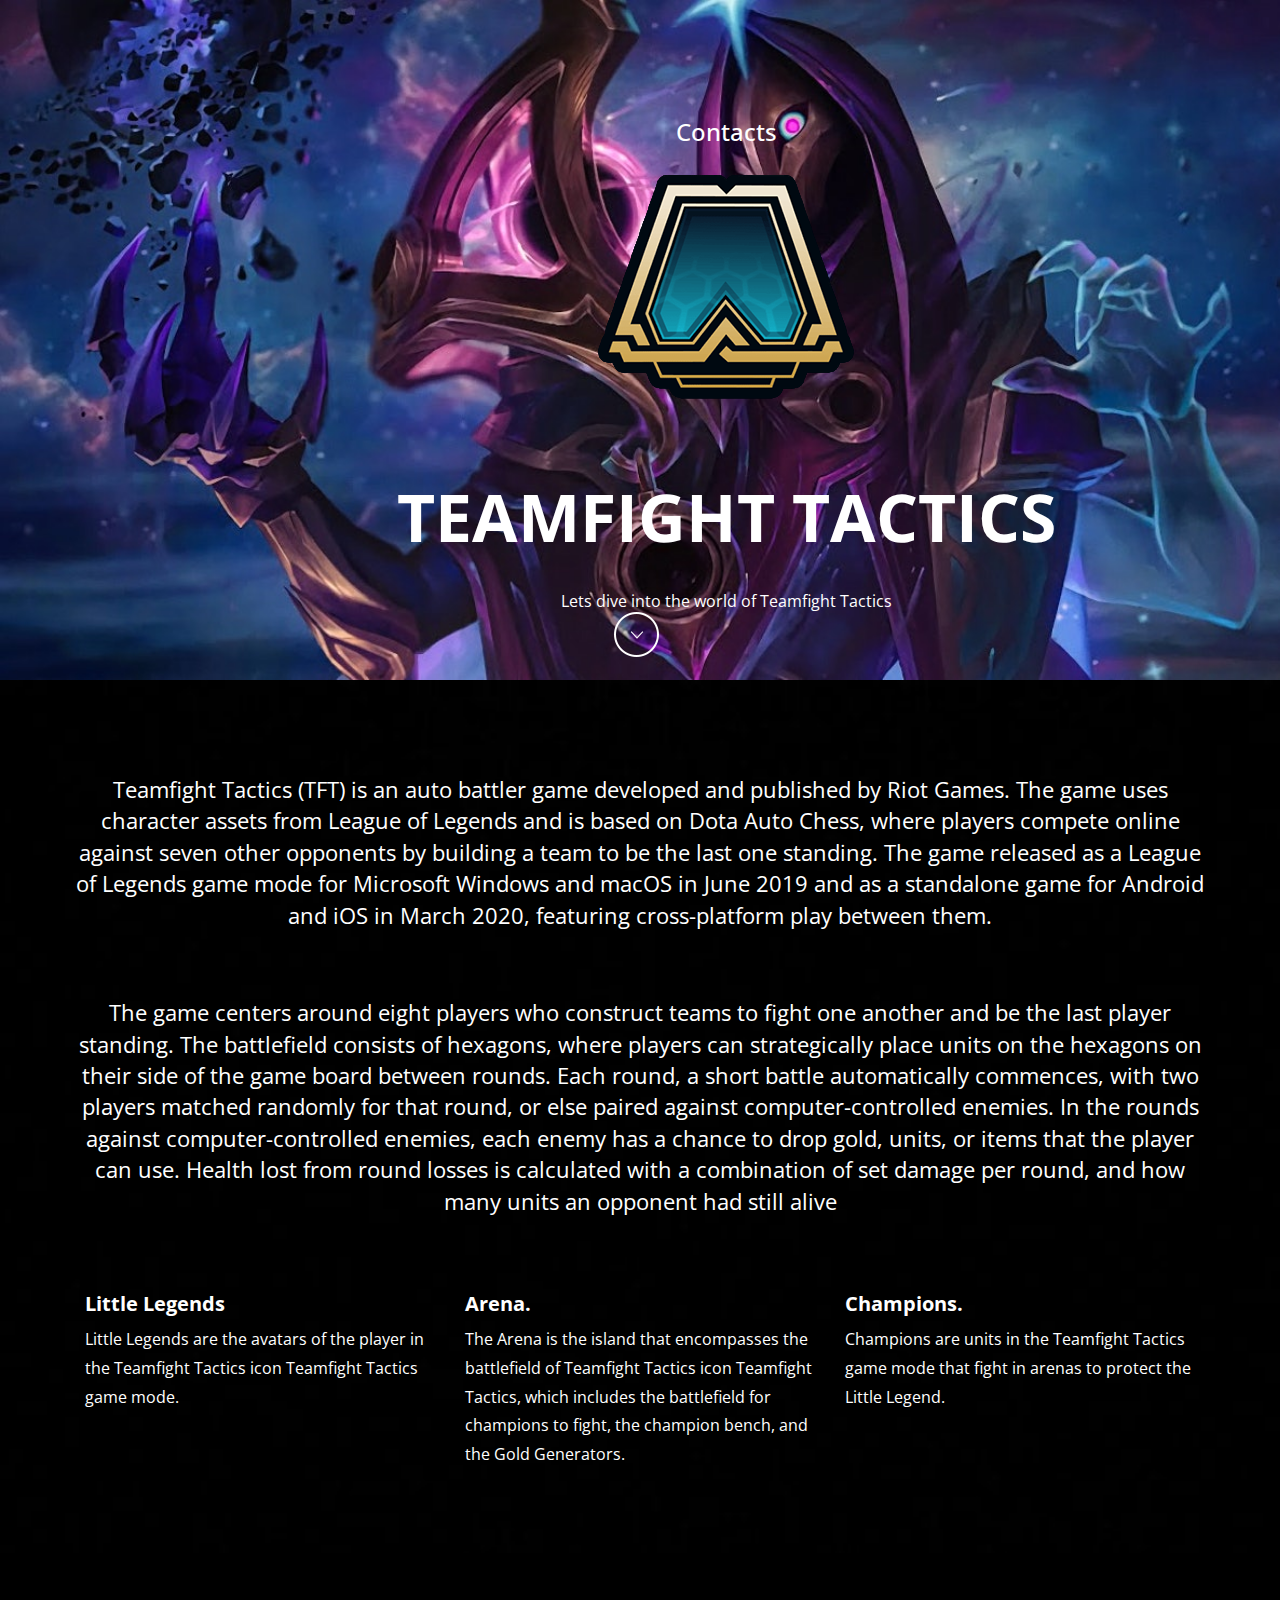
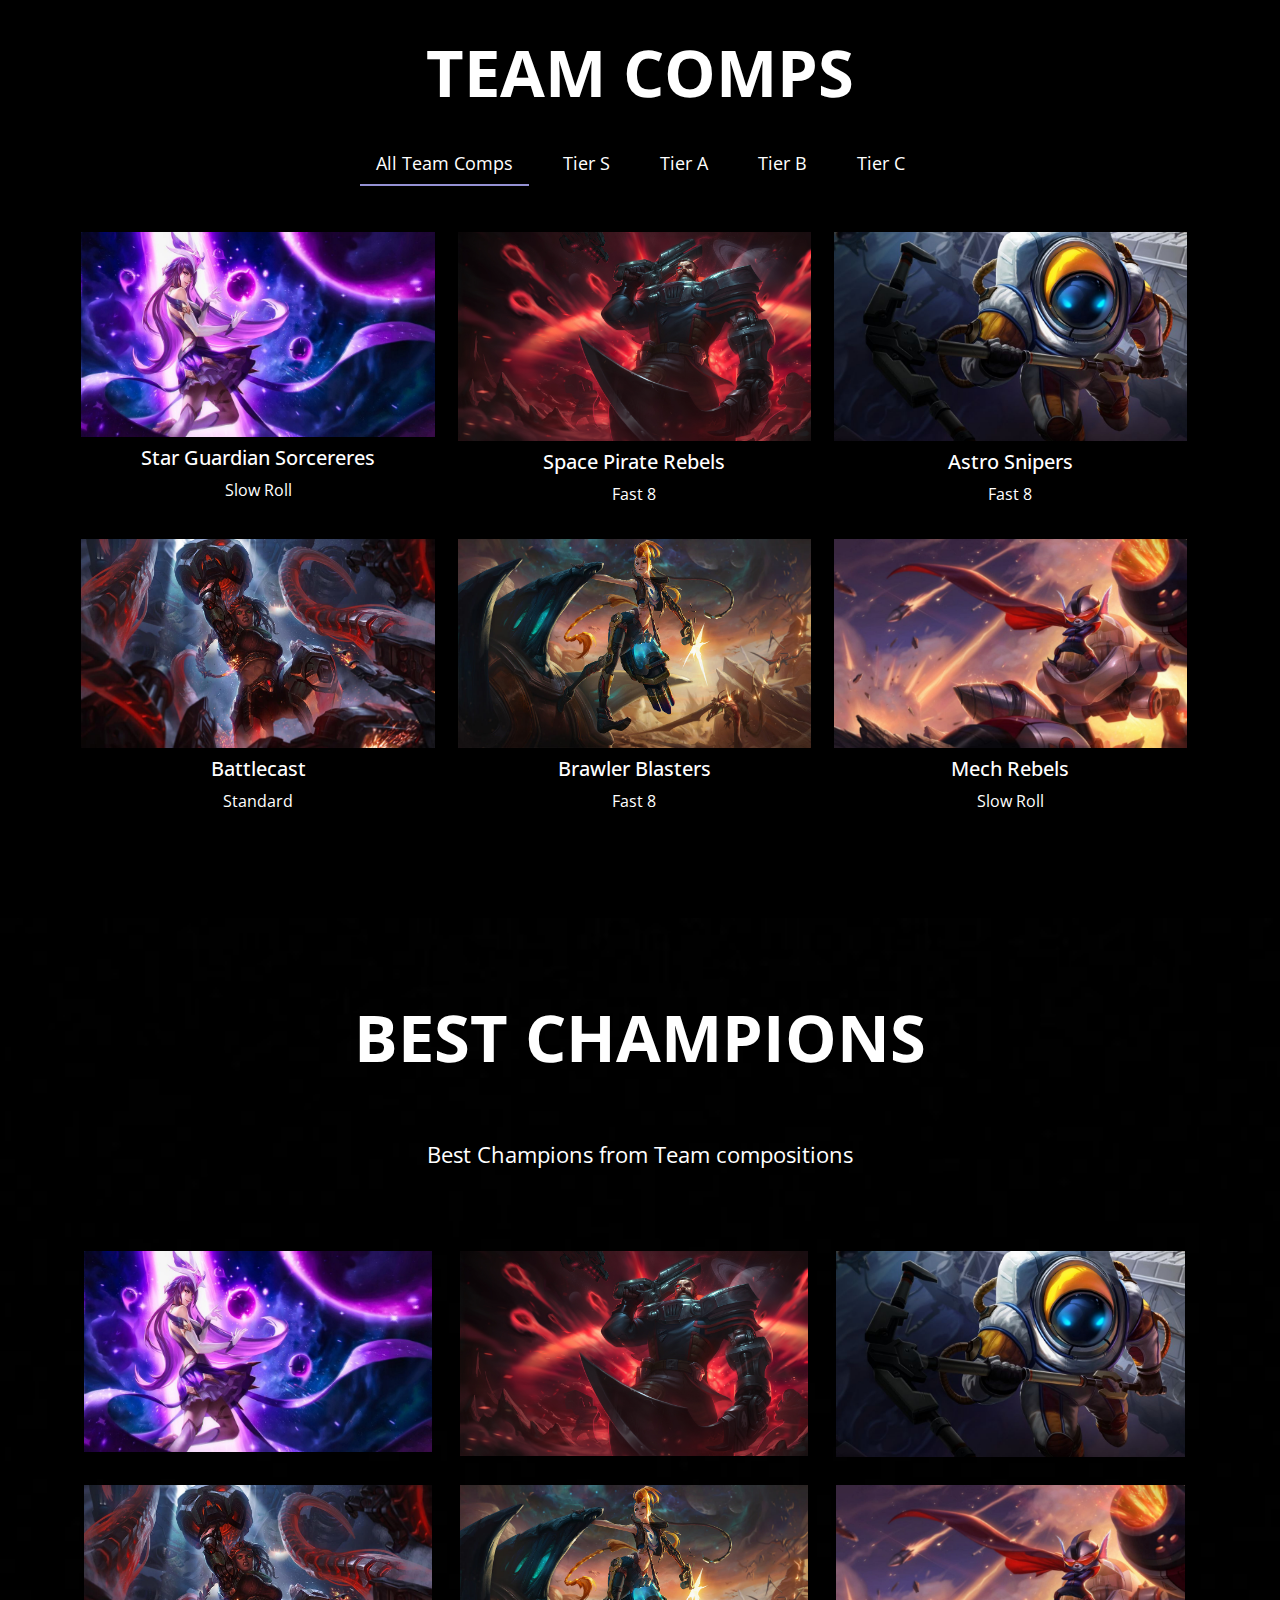
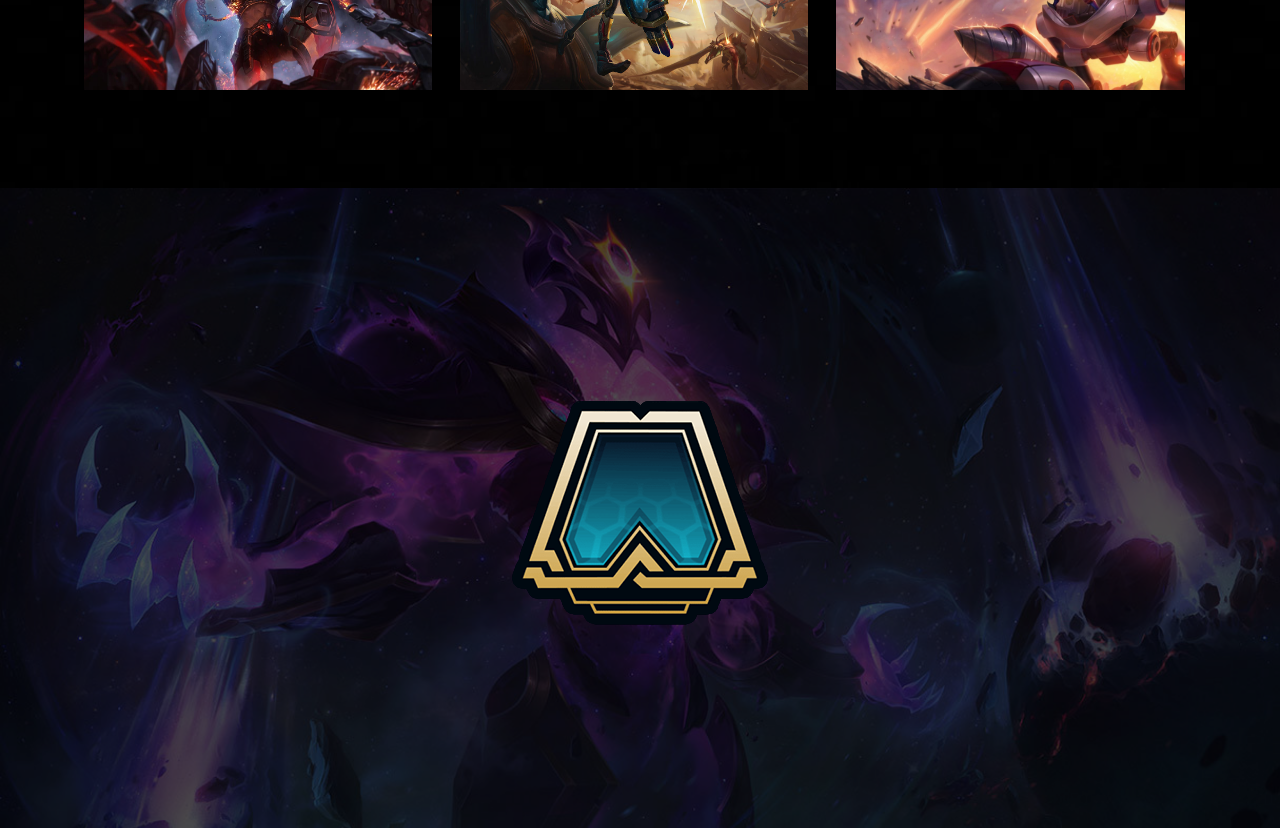
<file: OWS Srtranica/index.html>
<!DOCTYPE html>
<html>
	<head>
		<title>OWS Projekt</title>
		<link href="css/style.css" rel="stylesheet" type="text/css" media="all" />
		<link href="css/bootstrap.css" rel="stylesheet" type="text/css" media="all">
		<link href='http://fonts.googleapis.com/css?family=Open+Sans:300italic,400italic,600italic,700italic,800italic,300,700,800,400,600' rel='stylesheet' type='text/css'>
		<script src="js/jquery.min.js"></script>
		<meta name="viewport" content="width=device-width, initial-scale=1, maximum-scale=1">
		<script type="application/x-javascript"> addEventListener("load", function() { setTimeout(hideURLbar, 0); }, false); function hideURLbar(){ window.scrollTo(0,1); } </script>
		<script type="text/javascript" src="js/move-top.js"></script>
		<script type="text/javascript" src="js/easing.js"></script>
		<script type="text/javascript">
			jQuery(document).ready(function($) {
				$(".scroll").click(function(event){		
					event.preventDefault();
					$('html,body').animate({scrollTop:$(this.hash).offset().top},1000);
				});
			});
		</script>
	</head>
	<body>
		<div class="header">
			<div class="header-info">
			<a href="kontakti.html"><h3>Contacts</h3></a>
				<a href="#"><img src="images/tft.png" alt="" /></a>
				<h1>Teamfight Tactics</h1>
				<p>Lets dive into the world of Teamfight Tactics</p>
			</div>
			<div class="d-arrow">
				<a href="#comps"></a>
			</div>
		</div>
		<div class="header-bottom">
			<div class="container wrap">
				<p>Teamfight Tactics (TFT) is an auto battler game developed and published by Riot Games. 
				The game uses character assets from League of Legends and is based on Dota Auto Chess, where players compete online against seven other opponents by building a team to be the last one standing. 
				The game released as a League of Legends game mode for Microsoft Windows and macOS in June 2019 and as a standalone game for Android and iOS in March 2020, featuring cross-platform play between them.
				</p> 
				<p>
				The game centers around eight players who construct teams to fight one another and be the last player standing.
				The battlefield consists of hexagons, where players can strategically place units on the hexagons on their side of the game board between rounds. Each round, a short battle automatically commences, with two players matched randomly for that round, or else paired against computer-controlled enemies. 
				In the rounds against computer-controlled enemies, each enemy has a chance to drop gold, units, or items that the player can use. Health lost from round losses is calculated with a combination of set damage per round, and how many units an opponent had still alive
				</p>
				<h3></h3>
				<div class="col-md-4 opcenito">
					<h4>Little Legends</h4>
					<p>Little Legends are the avatars of the player in the Teamfight Tactics icon Teamfight Tactics game mode.</p>
				</div>
				<div class="col-md-4 opcenito">
					<h4>Arena.</h4>
					<p>The Arena is the island that encompasses the battlefield of Teamfight Tactics icon Teamfight Tactics, which includes the battlefield for champions to fight, the champion bench, and the Gold Generators.</p>
				</div>
				<div class="col-md-4 opcenito">
					<h4>Champions.</h4>
					<p>Champions are units in the Teamfight Tactics game mode that fight in arenas to protect the Little Legend.</p>
				</div>
				<div class="clearfix"> </div>
			</div>
		</div>
		<div class="comps">
			<div class="container">
				<h3>Team Comps</h3>	
				<ul id="filters" class="clearfix wow bounceIn" data-wow-delay="0.4s">
					<li><span class="filter active" data-filter="app card icon logo web">All Team Comps</span></li>
					<li><span class="filter" data-filter="app">Tier S</span></li>
					<li><span class="filter" data-filter="card">Tier A</span></li>
					<li><span class="filter" data-filter="icon">Tier B</span></li>
					<li><span class="filter" data-filter="logo">Tier C</span></li>
				</ul>
				<div id="portfoliolist">
					<div class="portfolio app mix_all" data-cat="app" style="display: inline-block; opacity: 1;">
						<div class="portfolio-wrapper">		
							<a href="#" class="b-link-stripe b-animate-go">
						     <img src="images/2.jpg" />
							 <div class="b-wrapper">
							 <p class="b-animate b-from-left    b-delay03 ">3-star units at level 7 by rolling your exces gold every round.</p>
						  	</div></a>
							<div class="comps-text"><h4>Star Guardian Sorcereres</h4><p>Slow Roll</p></div>
		                </div>
					</div>				
					<div class="portfolio logo mix_all" data-cat="logo" style="display: inline-block; opacity: 1;">
						<div class="portfolio-wrapper">		
							<a href="#" class="b-link-stripe b-animate-go">
						     <img src="images/3.jpg" /><div class="b-wrapper">
							 <p class="b-animate b-from-left    b-delay03 ">Level 8 by round 4-3 to grab 4/5-cost units before everyone else.</p>
						  	</div></a>
							<div class="comps-text"><h4>Space Pirate Rebels</h4><p>Fast 8</p></div>
		                </div>
					</div>		
					<div class="portfolio card mix_all" data-cat="card" style="display: inline-block; opacity: 1;">
						<div class="portfolio-wrapper">		
							<a href="#" class="b-link-stripe b-animate-go">
						     <img src="images/4.jpg" /><div class="b-wrapper">
							 <p class="b-animate b-from-left b-delay03" id="para">Level 8 by round 4-3 to grab 4/5-cost units before everyone else.</p>
						  	</div></a>
							<div class="comps-text"><h4>Astro Snipers</h4><p>Fast 8</p></div>
		                </div>
					</div>				
					<div class="portfolio card mix_all" data-cat="card" style="display: inline-block; opacity: 1;">
						<div class="portfolio-wrapper">		
							<a href="#" class="b-link-stripe b-animate-go">
						     <img src="images/8.jpg" /><div class="b-wrapper">
							 <p class="b-animate b-from-left    b-delay03 ">Flexible strategy focused around a healthy economy while still keeping up in levels.</p>
						  	</div></a>
							<div class="comps-text"><h4>Battlecast</h4><p>Standard</p></div>
		                </div>
					</div>	
					<div class="portfolio icon mix_all" data-cat="icon" style="display: inline-block; opacity: 1;">
						<div class="portfolio-wrapper">		
							<a href="#" class="b-link-stripe b-animate-go">
						     <img src="images/7.jpg" /><div class="b-wrapper">
							 <p class="b-animate b-from-left    b-delay03 ">Level 8 by round 4-3 to grab 4/5-cost units before everyone else.</p>
						  	</div></a>
							<div class="comps-text"><h4>Brawler Blasters</h4><p>Fast 8</p></div>
		                </div>
					</div>			
					<div class="portfolio icon mix_all" data-cat="icon" style="display: inline-block; opacity: 1;">
						<div class="portfolio-wrapper">		
							<a href="#" class="b-link-stripe b-animate-go">
						     <img src="images/9.jpg" /><div class="b-wrapper">
							 <p class="b-animate b-from-left    b-delay03 ">3-star units at level 6 by rolling your exces gold every round.</p>
						  	</div></a>
							<div class="comps-text"><h4>Mech Rebels</h4><p>Slow Roll</p></div>
		                </div>
					</div>
					<div class="clearfix"> </div>	
				</div>
	</script>
	
				<script type="text/javascript" src="js/jquery.mixitup.min.js"></script>
					<script type="text/javascript">
					$(function () {
						
						var filterList = {
						
							init: function () {
							
								$('#portfoliolist').mixitup({
									targetSelector: '.portfolio',
									filterSelector: '.filter',
									effects: ['fade'],
									easing: 'snap',
									onMixEnd: filterList.hoverEffect()
								});				
							
							},
							
							hoverEffect: function () {
							
								$('#portfoliolist .portfolio').hover(
									function () {
										$(this).find('.label').stop().animate({bottom: 0}, 200, 'easeOutQuad');
										$(this).find('img').stop().animate({top: -30}, 500, 'easeOutQuad');				
									},
									function () {
										$(this).find('.label').stop().animate({bottom: -40}, 200, 'easeInQuad');
										$(this).find('img').stop().animate({top: 0}, 300, 'easeOutQuad');								
									}		
								);				
							
							}
				
						};
						
						filterList.init();
						
						
					});	
					</script>
					<script type="text/javascript" src="js/modernizr.custom.min.js"></script>    
					<link href="css/popuo-box.css" rel="stylesheet" type="text/css" media="all" />
					<script src="js/jquery.magnific-popup.js" type="text/javascript"></script>
					<div id="small-dialog" class="mfp-hide">
						<div class="image-top">
							<img src="images/2.jpg" alt="" />
							<p>Syndra pulls in all orbs on the battlefield and creates 3 new ones, then fires them all at the enemy with the highest health, dealing magic damage per orb.</p>
						</div>
					</div>
					<div id="small-dialog2" class="mfp-hide">
						<div class="image-top">
							<img src="images/3.jpg" alt="" />
							<p>Gangplank calls down a large orbital strike around his target, dealing magic damage to all enemies in that area for 2 seconds.</p>
						</div>
					</div>
					<div id="small-dialog3" class="mfp-hide">
						<div class="image-top">
							<img src="images/4.jpg" alt="" />
							<p>Nautilus erupts the ground beneath his target, knocking them up and stunning them, and dealing magic damage. Enemies adjacent to the target receive half of this effect.</p>
						</div>
					</div>
					<div id="small-dialog4" class="mfp-hide">
						<div class="image-top">
							<img src="images/8.jpg" alt="" />
							<p>Illaoi slams a tentacle in a line in front of her, dealing damage and stealing Armor and Magic Resist from each target hit for 6 seconds.</p>
						</div>
					</div>
					<div id="small-dialog5" class="mfp-hide">
						<div class="image-top">
							<img src="images/7.jpg" alt="" />
							<p>Jinx gets excited as she helps take down enemies. After her first takedown, Jinx gains bonus attack speed. After her second takedown, Jinx swaps to her rocket launcher, causing her Basic Attacks to deal bonus magic damage to all enemies in a small area around her target.</p>
						</div>
					</div>
					<div id="small-dialog6" class="mfp-hide">
						<div class="image-top">
							<img src="images/9.jpg" alt="" />
							<p>Rumble torches his enemies, dealing magic damage in a cone over 3 seconds, and reducing healing on them by 50% for 5 seconds.</p>
						</div>
					</div>
			</div>
			<script>
						$(document).ready(function() {
						$('.popup-with-zoom-anim').magnificPopup({
							type: 'inline',
							fixedContentPos: false,
							fixedBgPos: true,
							overflowY: 'auto',
							closeBtnInside: true,
							preloader: false,
							midClick: true,
							removalDelay: 300,
							mainClass: 'my-mfp-zoom-in'
						});
																						
						});
				</script>	
			</div>
		</div>
		<div class="champs">
			<div class="container">
				<h3>Best Champions</h3>
				<p>Best Champions from Team compositions</p>
				<div class="champs-images">	
					<a href="#small-dialog" class="b-link-stripe b-animate-go  thickbox play-icon popup-with-zoom-anim">
						<img src="images/2.jpg" />
						<div class="caption">
							<span> </span>
						</div>
					</a>
				</div>
				<div class="champs-images">
					<a href="#small-dialog2" class="b-link-stripe b-animate-go  thickbox play-icon popup-with-zoom-anim">
						<img src="images/3.jpg" />
						<div class="caption">
							<span> </span>
						</div>
					</a>
				</div>
				<div class="champs-images">
					<a href="#small-dialog3" class="b-link-stripe b-animate-go  thickbox play-icon popup-with-zoom-anim">
						<img src="images/4.jpg" />
						<div class="caption">
							<span> </span>
						</div>
					</a>
				</div>
				<div class="champs-images">
					<a href="#small-dialog4" class="b-link-stripe b-animate-go  thickbox play-icon popup-with-zoom-anim">
						<img src="images/8.jpg" />
						<div class="caption">
							<span> </span>
						</div>
					</a>
				</div>
				<div class="champs-images">
					<a href="#small-dialog5" class="b-link-stripe b-animate-go  thickbox play-icon popup-with-zoom-anim">
						<img src="images/7.jpg" />
						<div class="caption">
							<span> </span>
						</div>
					</a>
				</div>
				<div class="champs-images">
					<a href="#small-dialog6" class="b-link-stripe b-animate-go  thickbox play-icon popup-with-zoom-anim">
						<img src="images/9.jpg" />
						<div class="caption">
							<span> </span>
						</div>
					</a>
				</div>
			</div>
		</div>
		<div id="kraj" class="kraj">
			<div class="kraj-bg">
				<div class="kraj-lg">
					<img src="images/tft.png" alt="" />
				</div>
			</div>
		</div>
		<script type="text/javascript">
									$(document).ready(function() {
										$().UItoTop({ easingType: 'easeOutQuart' });
										
									});
								</script>
									<a href="#" id="toTop" style="display: block;"> <span id="toTopHover" style="opacity: 1;"> </span></a>

	</body>
</html>
</file>
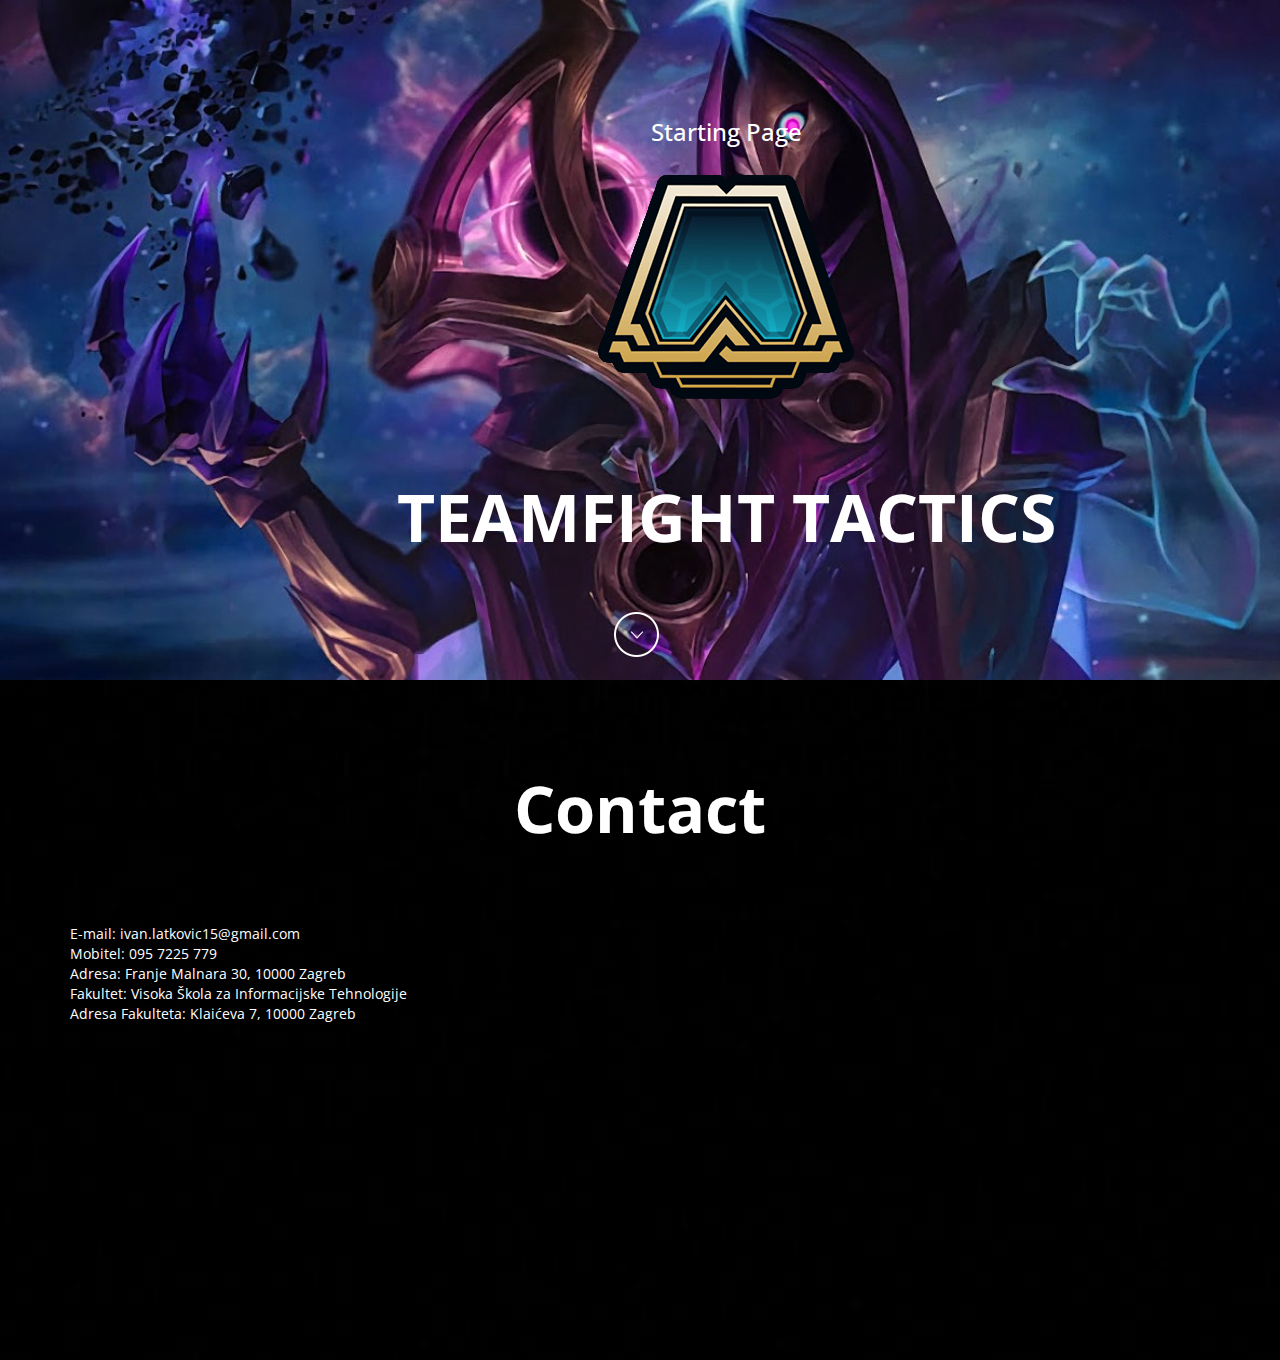
<file: OWS Srtranica/kontakti.html>
<!DOCTYPE html>
<html>
	<head>
		<title>OWS Projekt</title>
		<link href="css/style1.css" rel="stylesheet" type="text/css" media="all" />
		<link href="css/bootstrap.css" rel="stylesheet" type="text/css" media="all">
		<link href='http://fonts.googleapis.com/css?family=Open+Sans:300italic,400italic,600italic,700italic,800italic,300,700,800,400,600' rel='stylesheet' type='text/css'>
	</head>
	<body>
		<div class="header">
		<div class="header">
			<div class="header-info">
				<a href="index.html"><h3>Starting Page</h3></a>
				<a href="#"><img src="images/tft.png" alt="" /></a>
				<h1>Teamfight Tactics</h1>
				<p><b></b></p>
			</div>
			<div class="d-arrow">
				<a class="scroll" href="#comps"></a>
			</div>
		</div>

		<div class="header-bottom">
			<div class="container">
				<h3>Contact</h3>	
				<div id="portfoliolist">
					<div class="portfolio app mix_all" data-cat="app" style="display: inline-block; opacity: 1;">
						<div class="contacts">		
							E-mail: ivan.latkovic15@gmail.com<br/>
							Mobitel: 095 7225 779<br/>
							Adresa: Franje Malnara 30, 10000 Zagreb<br/>
							Fakultet: Visoka Škola za Informacijske Tehnologije<br/>
							Adresa Fakulteta: Klaićeva 7, 10000 Zagreb<br/>
		                </div>
					</div>				
				</div>
			</div>
		</div>
	</body>
</html>
</file>
<file: OWS Srtranica/css/style.css>
html,body {
	font-family: 'Open Sans', sans-serif;
	background:#FFF;
	font-size:100%;
}

.header{
	background:url(../images/1.jpg) no-repeat 0px 0px;
	background-size: cover;
	min-height: 680px;
	position:relative;
}
.header-info{
	position: absolute;
	top: 14%;
	left: 31%;
	text-align: center;
}
.header-info h3{
	color: #FFF;
	margin: 1em 0 .5em 0;
}
.header-info h1{
	font-size: 66px;
	font-weight: 700;
	color: #FFF;
	margin: 1em 0 .5em 0;
	text-transform: uppercase;
}
.header-info p{
	font-size: 16px;
	color: #FFF;
	width: 75%;
	margin: 0 auto;
	line-height: 2em;
}
.d-arrow a{
	position: absolute;
	background:url(../images/d-arrow.png) no-repeat 0px 0px;
	width:45px;
	height:45px;
	display:block;
	top: 90%;
	left: 48%;
	
}
.d-arrow a:hover{
	background:url(../images/d-arrowhr.png) no-repeat 0px 0px;
	transition: 0.5s;
	-webkit-transition: 0.5s;
	-moz-transition: 0.5s;
	-o-transition: 0.5s;
	-ms-transition: 0.5s;
}
.header-bottom{
	background:url(../images/bg.jpg) no-repeat 0px 0px;
	background-size: cover;
	min-height: 680px;
	padding: 2em 0 6em 0;
}
.header-bottom p{
	color:#FFF;
	text-align: center;
	margin: 3em auto;
	font-size: 22px;
}
.header-bottom h3{
	color: #FFF;
	margin: 1em auto;
	text-align: center;
	text-transform: uppercase;
	font-weight: 700;
	font-size: 65px
}
.opcenito h4{
	color:#FFF;
	font-size:20px;
	font-weight: 700;
}
.opcenito p{
	color: #FFF;
	font-size: 16px;
	margin: 0;
	text-align: left;
	line-height: 1.8em;
}

.comps{
	background:#000000;
	padding: 6em 0;
}
.comps h3{
	color: #FFFFFF;
	font-weight: 700;
	font-size: 65px;
	text-transform: uppercase;
	text-align:center;
	margin:0;
}

.b-link-stripe{
	position:relative;
	display:inline-block;
	vertical-align:top;
	font-family: 'Open Sans', sans-serif;
	font-weight: 300;
	overflow:hidden;
}
.b-link-stripe .b-wrapper{
	position: absolute;
	width: 100%;
	height: 100%;
	top: 78%;
	left: 0;
	text-align: left;
	padding: 0;
	color: #ffffff;
	overflow: hidden;
}

.b-animate-go{
	text-decoration:none;
}
.b-animate{
	transition: all 0.5s;
	-moz-transition: all 0.5s;
	-ms-transition: all 0.5s;
	-o-transition: all 0.5s;
	-webkit-transition: all 0.5s;
	visibility: hidden;
	font-size:1.1em;
	font-weight:700;
}
.b-animate img{
	margin-top:33%;
	display: -webkit-inline-box;
}

.b-animate-go:hover .b-animate{
	visibility:visible;
}
.b-from-left{
	position:relative;
	left:-100%;
}
.b-animate-go:hover .b-from-left{
	left:0;
}
span.m_4{
	font-size:14px;
	font-weight:400;
}
p.m_5 {
	margin: 2% auto 5%;
	width: 70%;
	color: #283A47;
	font-size: 1.1em;
	font-weight: 600;
	line-height: 1.5em;
	text-align: center;
}
ul#filters {
	padding: 0px;
}
#filters {
	margin: 3% 0;
	padding: 0;
	list-style: none;
	text-align: center;
}
	#filters li {
	margin: 0 .5em;
	display:inline-block;
		display: -webkit-inline-box;
		display: -moz-inline-box;
		display: -o-inline-box;
		display: -ms-inline-box;
	}
	#filters li span.active {
	display: block;
	padding: 8px 16px;
	text-decoration: none;
	color: #FFFFFF;
	cursor: pointer;
	font-size: 18px;
	border-bottom: solid 2px #9592D4;
}
	#filters li span {
	display: block;
	padding: 8px 16px;
	text-decoration: none;
	color: #FFF;
	cursor: pointer;
	font-size: 18px;
}
	#filters li span:hover {
	color:#9592D4;
	transition: 0.5s;
	-webkit-transition: 0.5s;
	-moz-transition: 0.5s;
	-o-transition: 0.5s;
	-ms-transition: 0.5s;
	}
 	#portfoliolist .portfolio {
		-webkit-box-sizing: border-box;
		-moz-box-sizing: border-box;
		-o-box-sizing: border-box;
		width: 31%;
		display: none;
		float: left;
		overflow: hidden;
		margin: 1%;
	}
	div#portfoliolist {
		padding: 0px 0px;
}	
	.portfolio-wrapper {
		overflow:hidden;
		position: relative !important;
		cursor:pointer;
	}
	.portfolio img {
		max-width:100%;
		transition: all 300ms!important;
		-webkit-transition: all 300ms!important;
		-moz-transition: all 300ms!important;
	}
	.portfolio .label {
		position: absolute;
		width: 100%;
		height:40px;
		bottom:-40px;
	}
	.portfolio .label-bg {
			background: #22B4B8;
			width: 100%;
			height:100%;
			position: absolute;
			top:0;
			left:0;
		}
		.portfolio .label-text {
			color:#fff;
			position: relative;
			z-index:500;
			padding:5px 8px;
		}
			
			.portfolio .text-category {
				display:block;
				font-size:9px;
				font-size: 10px;
				text-transform:uppercase;
			}

.container:after { content: "\0020"; display: block; height: 0; clear: both; visibility: hidden; }
.clearfix:before,
.clearfix:after,
.row:before,
.row:after {
  content: '\0020';
  display: block;
  overflow: hidden;
  visibility: hidden;
  width: 0;
  height: 0; }
.row:after,
.clearfix:after {
  clear: both; }
.row,
.clearfix {
  zoom: 1; }

.clear {
  clear: both;
  display: block;
  overflow: hidden;
  visibility: hidden;
  width: 0;
  height: 0;
}

.contenthover{
	padding:1em;
}
.contenthover h3{
	color:#FFF;
}
.contenthover p{
	color:#FFF;
	font-size:0.875em;
	line-height:1.5em;
}


p.b-animate.b-from-left.b-delay03 
{
	font-family: 'Open Sans', sans-serif;
	font-weight: 400;
	font-size: 16px;
	color: #FFFFFF;
	font-style: italic;
	margin: 0;
	padding: 0.5em 0 0 .5em;
	background: rgba(149, 146, 212, 0.82);
	min-height: 80px;
}
h2.b-animate.b-from-left.b-delay03 {
font-family: 'Open Sans', sans-serif;
font-size: 28px;
}
.comps-text{
	text-align:center;
}
.comps-text h4{
	color:#FFF;
	font-size:20px;
	font-weight:500;
}
.comps-text p{
	color:#FFF;
	font-size:16px;
}
.button{
	text-align:center;
	margin-top: 5em;
}
.button a{
	color: #FFF;
	font-size: 16px;
	padding: 1em 3em;
	background: #9592D4;
	border-radius: 7px;
	-webkit-border-radius: 7px;
	-moz-border-radius: 7px;
	-o-border-radius: 7px;
	-ms-border-radius: 7px;
}
.button a:hover{
	color:#FFF;
	background:#726ED4;
	text-decoration:none;
	transition: 0.5s;
	-webkit-transition: 0.5s;
	-moz-transition: 0.5s;
	-o-transition: 0.5s;
	-ms-transition: 0.5s;
}

.champs{
	background:url(../images/bg.jpg) no-repeat 0px 0px;
	background-size: cover;
	padding: 6em 0;
}
.champs h3{
	color:#FFF;
	text-align: center;
	text-transform: uppercase;
	font-weight: 700;
	font-size: 65px;
	margin:0;
}
.champs p{
	color: #FFF;
	text-align: center;
	margin: 3em auto;
	font-size: 22px;
}
.champs-images{
	padding: 1em;
	float: left;
	width: 33%;
	position: relative;
}
.champs-images img{
	width:100%;
}
.caption {
	display: none;
	top: 0;
	width: 100%;
	position: absolute;
	background: rgba(149, 146, 212, 0.82);
	height: 100%;
	text-align: center;
}
.caption span {
	background: url(../images/zoom.png) no-repeat;
	width: 32px;
	height: 32px;
	display: block;
	text-align: center;
	position: absolute;
	top: 43%;
	right: 46%;
	background-size: 100%;
}
.champs-images:hover div.caption {
	display: block;
	transition: all 0.3s ease;
	-webkit-transition: all 0.3s ease;
	-moz-transition: all 0.3s ease;
	-o-transition: all 0.3s ease;
}

.kraj{
	background:url(../images/14.jpg) no-repeat 0px 0px;
	background-size:cover;
	min-height: 640px;
	position:relative;
}
.kraj-bg{
	text-align: center;
	background: rgba(0, 0, 0, 0.69);
	position: absolute;
	width: 100%;
	min-height: 640px;
}
.kraj-lg {
	margin-top: 14em;
}

.footer{
	background:url(../images/bg.jpg) no-repeat 0px 0px;
	background-size: cover;
	min-height: 680px;
	padding: 2em 0 6em 0
}
#toTop {
	display: none;
	text-decoration: none;
	position: fixed;
	bottom: 14px;
	right: 2%;
	overflow: hidden;
	width: 22px;
	height: 13px;
	border: none;
	text-indent: 100%;
	background: url("../images/up-arrow.png") no-repeat 0px 0px;
}
#toTopHover {
	width: 40px;
	height: 40px;
	display: block;
	overflow: hidden;
	float: right;
	opacity: 0;
	-moz-opacity: 0;
	filter: alpha(opacity=0);
}
</file>
<file: OWS Srtranica/css/popuo-box.css>
#small-dialog,#small-dialog1,#small-dialog2,#small-dialog3,#small-dialog4,#small-dialog5 ,#small-dialog6,#small-dialog7,#small-dialog8,#small-dialog9{
	background: white;
	padding:12px;
	text-align: left;
	max-width: 600px;
	margin: 20px auto;
	position: relative;
	text-align:center;
}



.my-mfp-zoom-in #small-dialog {
opacity: 0;
-webkit-transition: all 0.2s ease-in-out;
-moz-transition: all 0.2s ease-in-out;
-o-transition: all 0.2s ease-in-out;
transition: all 0.2s ease-in-out;
-webkit-transform: scale(0.8);
-moz-transform: scale(0.8);
-ms-transform: scale(0.8);
-o-transform: scale(0.8);
transform: scale(0.8);
}

.my-mfp-zoom-in.mfp-ready #small-dialog {
opacity: 1;
-webkit-transform: scale(1);
-moz-transform: scale(1);
-ms-transform: scale(1);
-o-transform: scale(1);
transform: scale(1);
}

.my-mfp-zoom-in.mfp-removing #small-dialog {
-webkit-transform: scale(0.8);
-moz-transform: scale(0.8);
-ms-transform: scale(0.8);
-o-transform: scale(0.8);
transform: scale(0.8);
opacity: 0;
}

.my-mfp-zoom-in.mfp-bg {
opacity: 0;
-webkit-transition: opacity 0.3s ease-out;
-moz-transition: opacity 0.3s ease-out;
-o-transition: opacity 0.3s ease-out;
transition: opacity 0.3s ease-out;
}

.my-mfp-zoom-in.mfp-ready.mfp-bg {
opacity: 0.8;
}

.my-mfp-zoom-in.mfp-removing.mfp-bg {
opacity: 0;
}

.mfp-bg {
  top: 0;
  left: 0;
  width: 100%;
  height: 100%;
  z-index: 1042;
  overflow: hidden;
  position: fixed;
  background: #0b0b0b;
  opacity: 0.8;
  filter: alpha(opacity=80); }

.mfp-wrap {
  top: 0;
  left: 0;
  width: 100%;
  height: 100%;
  z-index: 1043;
  position: fixed;
  outline: none !important;
  -webkit-backface-visibility: hidden; }

.mfp-container {
  text-align: center;
  position: absolute;
  width: 100%;
  height: 100%;
  left: 0;
  top: 0;
  padding: 0 8px;
  -webkit-box-sizing: border-box;
  -moz-box-sizing: border-box;
  box-sizing: border-box; }

.mfp-container:before {
  content: '';
  display: inline-block;
  height: 100%;
  vertical-align: middle; }

.mfp-align-top .mfp-container:before {
  display: none; }

.mfp-content {
  position: relative;
  display: inline-block;
  vertical-align: middle;
  margin: 0 auto;
  text-align: left;
  z-index: 1045; }

.mfp-inline-holder .mfp-content,
.mfp-ajax-holder .mfp-content {
  width: 100%;
  cursor: auto; }

.mfp-ajax-cur {
  cursor: progress; }

.mfp-zoom-out-cur,
.mfp-zoom-out-cur .mfp-image-holder .mfp-close {
  cursor: -moz-zoom-out;
  cursor: -webkit-zoom-out;
  cursor: zoom-out; }
.mfp-zoom {
  cursor: pointer;
  cursor: -webkit-zoom-in;
  cursor: -moz-zoom-in;
  cursor: zoom-in; }

.mfp-auto-cursor .mfp-content {
  cursor: auto; }

.mfp-close,
.mfp-arrow,
.mfp-preloader,
.mfp-counter {
  -webkit-user-select: none;
  -moz-user-select: none;
  user-select: none; }

.mfp-loading.mfp-figure {
  display: none; }

.mfp-hide {
  display: none !important; }
.mfp-content iframe{
	width:100%;
	min-height:500px;
}
.mfp-preloader {
  color: #cccccc;
  position: absolute;
  top: 50%;
  width: auto;
  text-align: center;
  margin-top: -0.8em;
  left: 8px;
  right: 8px;
  z-index: 1044; }

.mfp-preloader a {
  color: #cccccc; }

.mfp-preloader a:hover {
  color: white; }

.mfp-s-ready .mfp-preloader {
  display: none; }

.mfp-s-error .mfp-content {
  display: none; }

button.mfp-close,
button.mfp-arrow {
  overflow: visible;
  cursor: pointer;
  border: 0;
   background:#FFF;
  -webkit-appearance: none;
  display: block;
  padding: 0;
  z-index: 1046; }
button::-moz-focus-inner {
  padding: 0;
  border: 0; }

.mfp-close {
  width: 44px;
  height: 44px;
  line-height: 44px;
  position: absolute;
 right: 0px;
	top: -43px;
  text-decoration: none;
  text-align: center;
  padding: 0 0 18px 10px;
  color: white;
  font-style: normal;
  font-size: 28px;
  outline:none;
  font-family: 'Open Sans', sans-serif;		
 }
  .mfp-close:hover, .mfp-close:focus {
    opacity: 1; }

.mfp-close-btn-in .mfp-close {
  color: #333333; }

.mfp-image-holder .mfp-close,
.mfp-iframe-holder .mfp-close {
  color: white;
  right: -6px;
  text-align: right;
  padding-right: 6px;
  width: 100%; 
}
.image-top img{
	width:100%;
}
.image-top p{
	text-align: justify;
	padding:2% 0;
}
</file>
<file: OWS Srtranica/css/style1.css>
html,body {
	font-family: 'Open Sans', sans-serif;
	background:#FFF;
	font-size:100%;
}

.header{
	background:url(../images/1.jpg) no-repeat 0px 0px;
	background-size: cover;
	min-height: 680px;
	position:relative;
}
.header-info{
	position: absolute;
	top: 14%;
	left: 31%;
	text-align: center;
}
.header-info h3{
	color: #FFF;
	margin: 1em 0 .5em 0;
}
.header-info h1{
	font-size: 66px;
	font-weight: 700;
	color: #FFF;
	margin: 1em 0 .5em 0;
	text-transform: uppercase;
}
.header-info p{
	font-size: 16px;
	color: #FFF;
	width: 75%;
	margin: 0 auto;
	line-height: 2em;
}
.d-arrow a{
	position: absolute;
	background:url(../images/d-arrow.png) no-repeat 0px 0px;
	width:45px;
	height:45px;
	display:block;
	top: 90%;
	left: 48%;
}
.d-arrow a:hover{
	background:url(../images/d-arrowhr.png) no-repeat 0px 0px;
	transition: 0.5s;
	-webkit-transition: 0.5s;
	-moz-transition: 0.5s;
	-o-transition: 0.5s;
	-ms-transition: 0.5s;
}

.header-bottom{
	background:url(../images/bg.jpg) no-repeat 0px 0px;
	background-size: cover;
	min-height: 680px;
	padding: 2em 0 6em 0;
}

.header-bottom h3{
	color: #FFF;
	margin: 1em auto;
	text-align: center;
	font-weight: 700;
	font-size: 65px
}
.contacts{
	color: #FFF;
	margin: 1em auto;
	text-align: left;	
}
</file>
